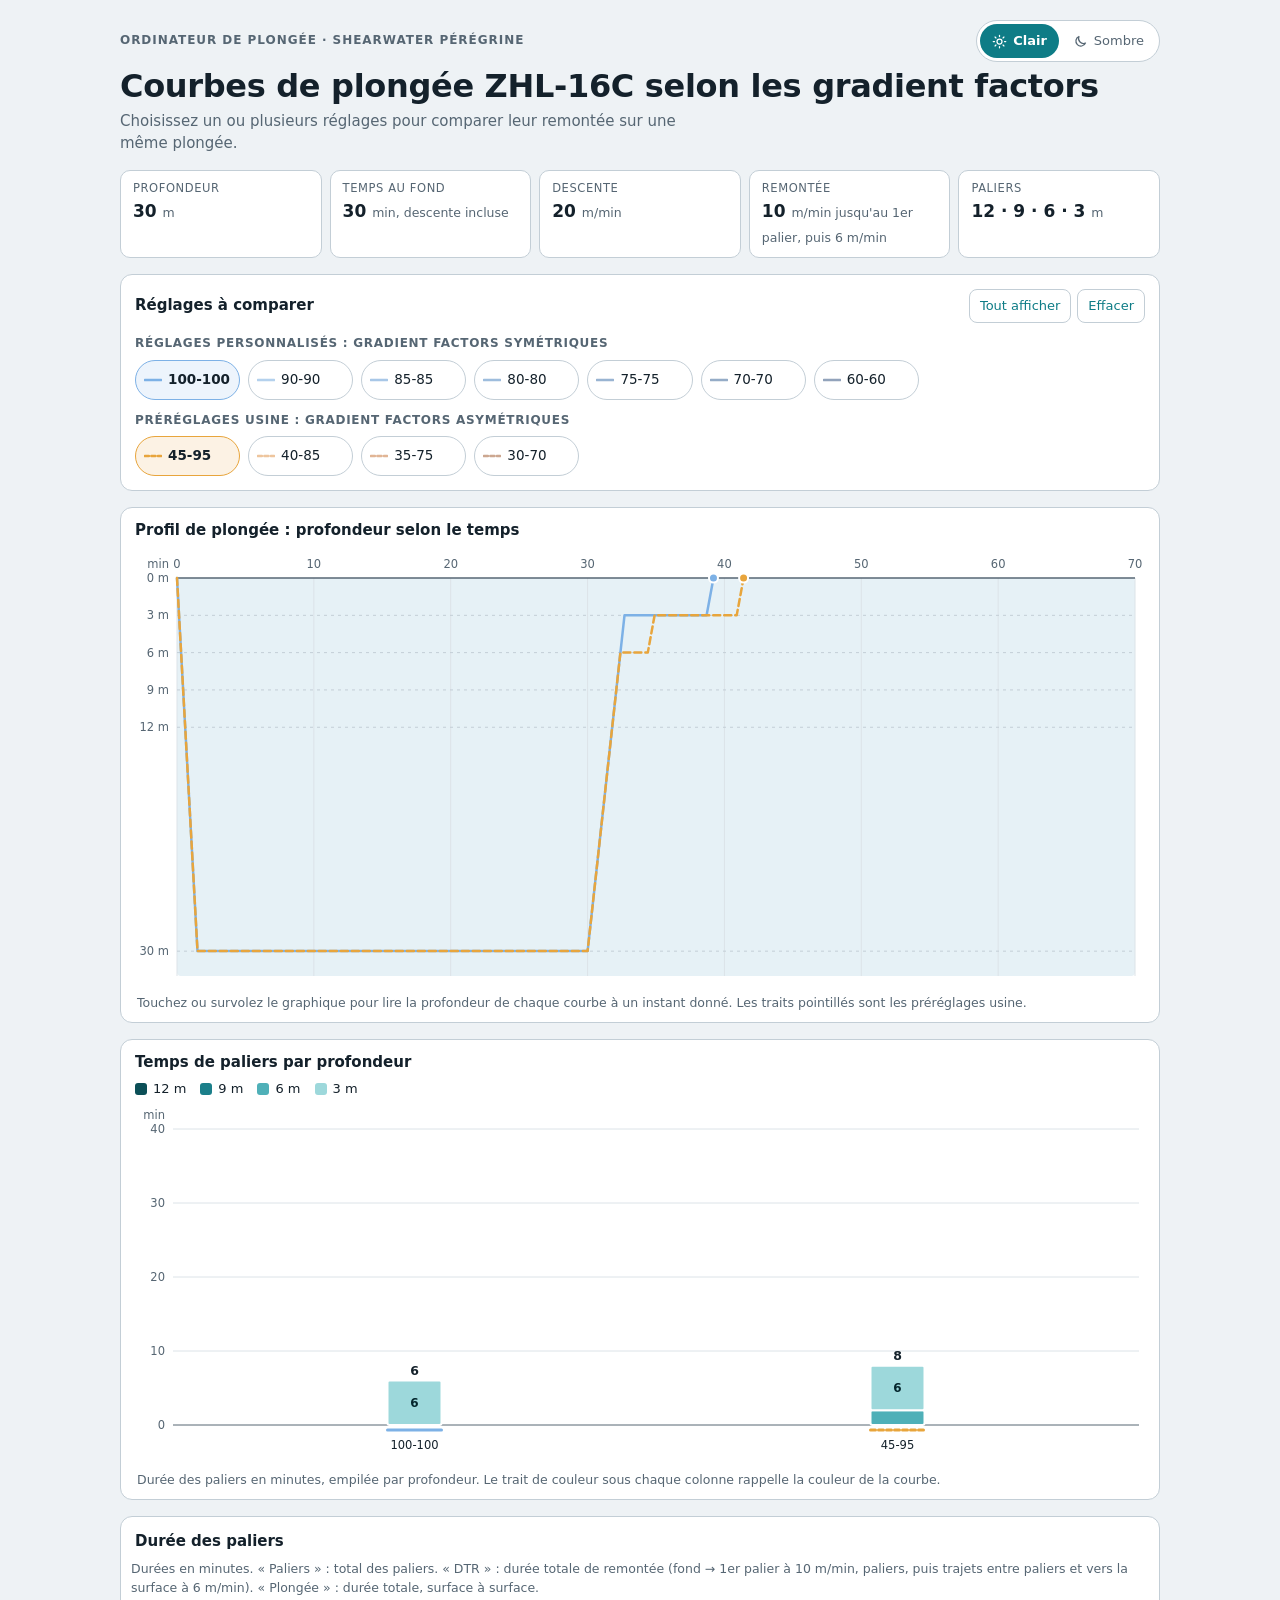
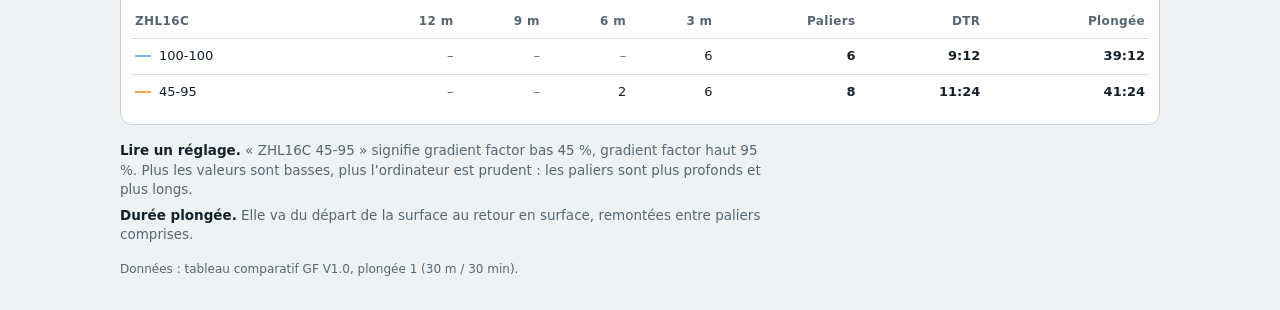
<file: gf-simulator/index.html>
<!doctype html>
<html lang="fr">
<head>
<meta charset="utf-8">
<meta name="viewport" content="width=device-width,initial-scale=1,viewport-fit=cover">
<meta http-equiv="Content-Security-Policy" content="default-src 'none'; style-src 'unsafe-inline'; script-src 'unsafe-inline'; img-src 'self' data:; manifest-src 'self'; worker-src 'self'; base-uri 'none'; form-action 'none'">
<meta name="referrer" content="no-referrer">
<title>Courbes de plongée GF</title>
<meta name="apple-mobile-web-app-capable" content="yes">
<meta name="mobile-web-app-capable" content="yes">
<meta name="apple-mobile-web-app-title" content="Courbes GF">
<meta name="apple-mobile-web-app-status-bar-style" content="default">
<meta name="application-name" content="Courbes GF">
<meta name="theme-color" content="#EEF2F5" media="(prefers-color-scheme: light)">
<meta name="theme-color" content="#0D1922" media="(prefers-color-scheme: dark)">
<link rel="apple-touch-icon" href="icons/apple-touch-icon.png">
<link rel="manifest" href="manifest.webmanifest">
<link rel="icon" type="image/svg+xml" href="[data-uri]">
<style>
[hidden]{display:none!important}
/* Concept : une carte-graphique plein écran (profondeur inversée, surface en haut), sélecteur de réglages en puces au-dessus, tableau des paliers dessous. Aucune ressource externe : fonctionne hors ligne. */
:root{
  --bg:#EEF2F5; --card:#FFFFFF; --ink:#14212B; --muted:#566673; --grid:#DCE3E8; --line:#C3CED6;
  --accent:#0E7C86; --water:#E6F1F6;
  --c0:#7DB1E6; --c1:#5A9BD8; --c2:#3F85CC; --c3:#2B6EB6; --c4:#1F5A9C; --c5:#174885; --c6:#0F3569;
  --c7:#E8A53C; --c8:#DA8128; --c9:#BD5C17; --c10:#8F3E0B;
  --h0:#0B4F57; --h1:#1B7F8A; --h2:#4FB0B8; --h3:#9DD8DB; --hl0:#FFFFFF; --hl1:#FFFFFF; --hl2:#04262D; --hl3:#04262D;
  color-scheme:light;
  --font:ui-sans-serif,system-ui,-apple-system,"Segoe UI",Roboto,"Helvetica Neue",Arial,sans-serif;
}
@media (prefers-color-scheme:dark){:root:not([data-theme="light"]){
  --bg:#0D1922; --card:#13232E; --ink:#E7EFF4; --muted:#93A6B3; --grid:#233845; --line:#3A5163;
  --accent:#4FC3CF; --water:#10222D;
  --c0:#5C86B3; --c1:#6D9BCB; --c2:#82B0DE; --c3:#98C2EC; --c4:#AFD2F5; --c5:#C6E0FB; --c6:#DDEEFF;
  --c7:#A4702C; --c8:#CC8934; --c9:#EBA64D; --c10:#F8C783; --h0:#19606A; --h1:#2A8C97; --h2:#55BAC3; --h3:#A5E3E8; --hl0:#FFFFFF; --hl1:#03232B; --hl2:#03232B; --hl3:#03232B; color-scheme:dark}}
:root[data-theme="dark"]{
  --bg:#0D1922; --card:#13232E; --ink:#E7EFF4; --muted:#93A6B3; --grid:#233845; --line:#3A5163;
  --accent:#4FC3CF; --water:#10222D;
  --c0:#5C86B3; --c1:#6D9BCB; --c2:#82B0DE; --c3:#98C2EC; --c4:#AFD2F5; --c5:#C6E0FB; --c6:#DDEEFF;
  --c7:#A4702C; --c8:#CC8934; --c9:#EBA64D; --c10:#F8C783; --h0:#19606A; --h1:#2A8C97; --h2:#55BAC3; --h3:#A5E3E8; --hl0:#FFFFFF; --hl1:#03232B; --hl2:#03232B; --hl3:#03232B; color-scheme:dark}

*{box-sizing:border-box}
body{margin:0;background:var(--bg);color:var(--ink);font-family:var(--font);font-size:15px;line-height:1.45;
  padding-block:20px 32px;padding-left:max(16px,env(safe-area-inset-left,0px));padding-right:max(16px,env(safe-area-inset-right,0px))}
.wrap{max-width:1040px;margin:0 auto;display:flex;flex-direction:column;gap:16px}
header{display:flex;flex-direction:column;gap:6px}
.eyebrow{font-size:12px;letter-spacing:.08em;text-transform:uppercase;color:var(--muted);font-weight:600}
h1{margin:0;font-size:clamp(22px,5.2vw,32px);line-height:1.15;letter-spacing:-.01em;text-wrap:balance}
.lead{margin:0;color:var(--muted);max-width:62ch}

.fixed{display:grid;grid-template-columns:repeat(auto-fit,minmax(140px,1fr));gap:8px;margin:0}
.fixed div{background:var(--card);border:1px solid var(--line);border-radius:10px;padding:9px 12px;min-width:0}
.fixed dt{font-size:11.5px;letter-spacing:.05em;text-transform:uppercase;color:var(--muted)}
.fixed dd{margin:2px 0 0;font-size:17px;font-weight:650;font-variant-numeric:tabular-nums}
.fixed dd small{font-size:12.5px;font-weight:500;color:var(--muted)}

.panel{background:var(--card);border:1px solid var(--line);border-radius:12px;padding:14px}
.pick{display:flex;flex-direction:column;gap:12px}
.pick-head{display:flex;justify-content:space-between;align-items:baseline;gap:12px;flex-wrap:wrap}
.pick-head h2,.panel h2{margin:0;font-size:15px}
.tools{display:flex;gap:6px}
.tool{font:inherit;font-size:13px;color:var(--accent);background:none;border:1px solid var(--line);border-radius:8px;padding:6px 10px;cursor:pointer;min-height:34px}
.group{display:flex;flex-direction:column;gap:7px}
.group h3{margin:0;font-size:12px;letter-spacing:.06em;text-transform:uppercase;color:var(--muted);font-weight:600}
.chips{display:grid;grid-template-columns:repeat(auto-fill,minmax(96px,1fr));gap:8px}
.chip{font:inherit;font-size:13.5px;white-space:nowrap;color:var(--ink);background:var(--card);border:1.5px solid var(--line);border-radius:999px;
  padding:7px 8px;min-height:40px;display:flex;align-items:center;gap:6px;cursor:pointer;font-variant-numeric:tabular-nums;transition:background .12s,border-color .12s}
.chip svg{width:18px;height:8px;flex:none}
.chip[aria-pressed="true"]{border-color:var(--cc);background:color-mix(in srgb,var(--cc) 14%,var(--card));font-weight:600}
.chip[aria-pressed="false"] svg{opacity:.45}
.chip:focus-visible,.tool:focus-visible{outline:2px solid var(--accent);outline-offset:2px}

.chartcard{padding:12px 8px 10px}
.chartcard h2{padding:0 6px 6px}
.chartwrap{position:relative;width:100%;touch-action:pan-y;user-select:none;-webkit-user-select:none}
.chartwrap svg{display:block}
#cursor{position:absolute;inset:0;pointer-events:none}
.tip{position:absolute;pointer-events:none;background:var(--card);border:1px solid var(--line);border-radius:10px;padding:8px 10px;font-size:13px;
  box-shadow:0 4px 18px rgba(0,0,0,.16);min-width:170px;max-width:240px;z-index:2}
.tip b{display:block;margin-bottom:4px;font-variant-numeric:tabular-nums}
.tip div{display:flex;align-items:center;gap:7px;justify-content:space-between;font-variant-numeric:tabular-nums}
.tip div span:first-child{display:flex;align-items:center;gap:7px;min-width:0}
.tip i{width:12px;height:3px;border-radius:2px;flex:none}
.empty{position:absolute;inset:0;display:flex;align-items:center;justify-content:center;color:var(--muted);text-align:center;padding:24px}
.hint{margin:6px 8px 0;font-size:12.5px;color:var(--muted)}
.t-axis{fill:var(--muted);font-size:11.5px}

.tablebox{overflow-x:auto;margin:0 -4px}
table{border-collapse:collapse;width:100%;font-size:13px;min-width:0;font-variant-numeric:tabular-nums}
caption{text-align:left;padding:0 0 8px;color:var(--muted);font-size:12.5px}
th,td{padding:8px 4px;text-align:right;border-bottom:1px solid var(--grid);white-space:nowrap}
th:first-child,td:first-child{text-align:left;position:sticky;left:0;background:var(--card)}
thead th{font-size:12px;color:var(--muted);font-weight:600;letter-spacing:.03em}
td.nm{display:flex;align-items:center;gap:8px;border-bottom:1px solid var(--grid)}
td.nm svg{width:16px;height:8px;flex:none}
td.zero{color:var(--muted)}
td.tot{font-weight:650}
tbody tr:last-child td{border-bottom:0}
.note{font-size:13.5px;color:var(--muted);display:grid;gap:6px;max-width:75ch}
.note p{margin:0}
.note b{color:var(--ink)}
footer{font-size:12px;color:var(--muted)}
.top{display:flex;justify-content:space-between;align-items:center;gap:12px;flex-wrap:wrap}
.seg{display:inline-flex;border:1px solid var(--line);border-radius:999px;padding:3px;background:var(--card);gap:2px}
.seg button{font:inherit;font-size:13px;color:var(--muted);background:none;border:0;border-radius:999px;padding:6px 12px;min-height:34px;cursor:pointer;display:inline-flex;align-items:center;gap:6px}
.seg button svg{width:15px;height:15px;flex:none}
.seg button[aria-pressed="true"]{background:var(--accent);color:var(--card);font-weight:600}
.seg button:focus-visible{outline:2px solid var(--accent);outline-offset:2px}
.hleg{display:flex;flex-wrap:wrap;gap:6px 14px;padding:0 6px 6px;font-size:13px;color:var(--ink)}
.hleg span{display:inline-flex;align-items:center;gap:6px}
.hleg i{width:12px;height:12px;border-radius:3px;flex:none}
@media (max-width:520px){.fixed div:last-child{grid-column:1/-1}}
.top-r{display:flex;align-items:center;gap:8px;flex-wrap:wrap}
.install{font:inherit;font-size:13px;color:var(--card);background:var(--accent);border:0;border-radius:999px;padding:6px 14px;min-height:34px;cursor:pointer;display:inline-flex;align-items:center;gap:6px;font-weight:600}
.install svg{width:15px;height:15px;flex:none}
.install:focus-visible{outline:2px solid var(--accent);outline-offset:2px}
.hint-install{margin:0;padding:10px 12px;border:1px solid var(--line);border-radius:10px;background:var(--card);font-size:13.5px;color:var(--ink);max-width:62ch}
@media (prefers-reduced-motion:reduce){.chip{transition:none}}
</style>

<div class="wrap">
  <header>
    <div class="top">
      <div class="eyebrow">Ordinateur de plongée · Shearwater Pérégrine</div>
      <div class="top-r">
      <button type="button" class="install" id="install" hidden><svg viewBox="0 0 24 24" fill="none" stroke="currentColor" stroke-width="2" stroke-linecap="round" stroke-linejoin="round" aria-hidden="true"><path d="M12 3v12M7 10l5 5 5-5M5 21h14"/></svg>Installer l’application</button>
      <div class="seg" role="group" aria-label="Thème de la page">
        <button type="button" id="th-light" aria-pressed="false"><svg viewBox="0 0 24 24" fill="none" stroke="currentColor" stroke-width="2" stroke-linecap="round" aria-hidden="true"><circle cx="12" cy="12" r="4"/><path d="M12 2v2M12 20v2M2 12h2M20 12h2M4.9 4.9l1.4 1.4M17.7 17.7l1.4 1.4M4.9 19.1l1.4-1.4M17.7 6.3l1.4-1.4"/></svg>Clair</button>
        <button type="button" id="th-dark" aria-pressed="false"><svg viewBox="0 0 24 24" fill="none" stroke="currentColor" stroke-width="2" stroke-linecap="round" stroke-linejoin="round" aria-hidden="true"><path d="M20 14.5A8 8 0 0 1 9.5 4a8 8 0 1 0 10.5 10.5z"/></svg>Sombre</button>
      </div>
      </div>
    </div>
    <h1>Courbes de plongée ZHL-16C selon les gradient factors</h1>
    <p class="lead">Choisissez un ou plusieurs réglages pour comparer leur remontée sur une même plongée.</p>
    <p class="hint-install" id="ios-hint" hidden>Pour installer l’application sur iPhone ou iPad : touchez le bouton <b>Partager</b> de Safari (carré avec une flèche vers le haut), puis <b>Sur l’écran d’accueil</b>.</p>
  </header>

  <dl class="fixed" aria-label="Paramètres de la plongée, non modifiables">
    <div><dt>Profondeur</dt><dd>30 <small>m</small></dd></div>
    <div><dt>Temps au fond</dt><dd>30 <small>min, descente incluse</small></dd></div>
    <div><dt>Descente</dt><dd>20 <small>m/min</small></dd></div>
    <div><dt>Remontée</dt><dd>10 <small>m/min jusqu'au 1er palier, puis 6 m/min</small></dd></div>
    <div><dt>Paliers</dt><dd>12 · 9 · 6 · 3 <small>m</small></dd></div>
  </dl>

  <section class="panel pick" aria-labelledby="pick-t">
    <div class="pick-head">
      <h2 id="pick-t">Réglages à comparer</h2>
      <div class="tools">
        <button class="tool" id="all" type="button">Tout afficher</button>
        <button class="tool" id="none" type="button">Effacer</button>
      </div>
    </div>
    <div class="group"><h3>Réglages personnalisés : gradient factors symétriques</h3><div class="chips" id="g-perso"></div></div>
    <div class="group"><h3>Préréglages usine : gradient factors asymétriques</h3><div class="chips" id="g-usine"></div></div>
  </section>

  <section class="panel chartcard" aria-labelledby="chart-t">
    <h2 id="chart-t">Profil de plongée : profondeur selon le temps</h2>
    <div class="chartwrap" id="chart">
      <div id="plot"></div>
      <svg id="cursor" aria-hidden="true"></svg>
      <div class="tip" id="tip" hidden></div>
    </div>
    <p class="hint">Touchez ou survolez le graphique pour lire la profondeur de chaque courbe à un instant donné. Les traits pointillés sont les préréglages usine.</p>
  </section>

  <section class="panel chartcard" aria-labelledby="hist-t">
    <h2 id="hist-t">Temps de paliers par profondeur</h2>
    <div class="hleg" aria-label="Légende des profondeurs de palier">
      <span><i style="background:var(--h0)"></i>12 m</span><span><i style="background:var(--h1)"></i>9 m</span><span><i style="background:var(--h2)"></i>6 m</span><span><i style="background:var(--h3)"></i>3 m</span>
    </div>
    <div class="chartwrap" id="hist"><div id="hplot"></div><div class="tip" id="htip" hidden></div></div>
    <p class="hint">Durée des paliers en minutes, empilée par profondeur. Le trait de couleur sous chaque colonne rappelle la couleur de la courbe.</p>
  </section>

  <section class="panel" aria-labelledby="tab-t">
    <h2 id="tab-t" style="margin-bottom:8px">Durée des paliers</h2>
    <div class="tablebox">
      <table>
        <caption>Durées en minutes. « Paliers » : total des paliers. « DTR » : durée totale de remontée (fond → 1er palier à 10 m/min, paliers, puis trajets entre paliers et vers la surface à 6 m/min). « Plongée » : durée totale, surface à surface.</caption>
        <thead><tr><th scope="col">ZHL16C</th><th scope="col">12 m</th><th scope="col">9 m</th><th scope="col">6 m</th><th scope="col">3 m</th><th scope="col">Paliers</th><th scope="col">DTR</th><th scope="col">Plongée</th></tr></thead>
        <tbody id="rows"></tbody>
      </table>
    </div>
  </section>

  <section class="note">
    <p><b>Lire un réglage.</b> « ZHL16C 45-95 » signifie gradient factor bas 45 %, gradient factor haut 95 %. Plus les valeurs sont basses, plus l’ordinateur est prudent : les paliers sont plus profonds et plus longs.</p>
    <p><b>Durée plongée.</b> Elle va du départ de la surface au retour en surface, remontées entre paliers comprises.</p>
  </section>
  <footer>Données : tableau comparatif GF V1.0, plongée 1 (30 m / 30 min).</footer>
</div>

<script>
(function(){
  var FIX={depth:30,bottom:30,desc:20,asc:10,asc2:6}; /* asc : fond -> 1er palier ; asc2 : entre paliers et vers la surface */
  var STOPS=[12,9,6,3];
  var C=[
    {n:'ZHL16C 100-100',g:'perso',s:[0,0,0,6]},
    {n:'ZHL16C 90-90',g:'perso',s:[0,0,1,10]},
    {n:'ZHL16C 85-85',g:'perso',s:[0,0,2,11]},
    {n:'ZHL16C 80-80',g:'perso',s:[0,0,3,13]},
    {n:'ZHL16C 75-75',g:'perso',s:[0,0,4,15]},
    {n:'ZHL16C 70-70',g:'perso',s:[0,0,6,18]},
    {n:'ZHL16C 60-60',g:'perso',s:[0,2,8,24]},
    {n:'ZHL16C 45-95',g:'usine',s:[0,0,2,6]},
    {n:'ZHL16C 40-85',g:'usine',s:[0,2,4,9]},
    {n:'ZHL16C 35-75',g:'usine',s:[1,3,6,14]},
    {n:'ZHL16C 30-70',g:'usine',s:[2,4,7,17]}
  ];
  C.forEach(function(c,i){
    c.i=i; c.dash=c.g==='usine'?'7 4':'';
    var t=FIX.depth/FIX.desc, d=FIX.depth;
    var p=[[0,0],[t,d]];
    t=FIX.bottom; p.push([t,d]);
    STOPS.forEach(function(sd,k){
      if(c.s[k]>0){ t+=(d-sd)/(d===FIX.depth?FIX.asc:FIX.asc2); d=sd; p.push([t,d]); t+=c.s[k]; p.push([t,d]); }
    });
    t+=d/(d===FIX.depth?FIX.asc:FIX.asc2); p.push([t,0]);
    c.pts=p; c.total=t; c.stopSum=c.s.reduce(function(a,b){return a+b},0);
    /* DTR : fond -> 1er palier à 10 m/min, paliers, puis trajets entre paliers et vers la surface à 6 m/min */
    var k1=c.s.findIndex(function(v){return v>0}), d1=k1>=0?STOPS[k1]:0;
    c.dtr=(FIX.depth-d1)/FIX.asc + c.stopSum + d1/FIX.asc2;
  });
  var XMAX=Math.ceil(Math.max.apply(null,C.map(function(c){return c.total}))/10)*10;
  var YMAX=32;

  var sel=[0,7];
  try{var sv=JSON.parse(localStorage.getItem('gf-sel'));if(Array.isArray(sv)&&sv.every(function(i){return C[i]}))sel=sv;}catch(e){}
  function save(){try{localStorage.setItem('gf-sel',JSON.stringify(sel))}catch(e){}}

  var $=function(id){return document.getElementById(id)};
  var fmt=function(n){return (Math.round(n*10)/10).toLocaleString('fr-FR')};
  var fmtMS=function(n){var s=Math.round(n*60),m=Math.floor(s/60),r=s%60;return m+':'+(r<10?'0':'')+r};
  function swatch(c){
    return '<svg viewBox="0 0 22 8" aria-hidden="true"><line x1="1" y1="4" x2="21" y2="4" stroke-width="3" stroke-linecap="round" style="stroke:var(--c'+c.i+')"'+(c.dash?' stroke-dasharray="5 3"':'')+'/></svg>';
  }

  /* puces */
  function buildChips(){
    ['perso','usine'].forEach(function(g){
      var box=$('g-'+g); box.innerHTML='';
      C.filter(function(c){return c.g===g}).forEach(function(c){
        var b=document.createElement('button');
        b.type='button'; b.className='chip'; b.id='chip'+c.i;
        b.style.setProperty('--cc','var(--c'+c.i+')');
        b.innerHTML=swatch(c)+'<span>'+c.n.replace('ZHL16C ','')+'</span>';
        b.addEventListener('click',function(){
          var k=sel.indexOf(c.i); if(k>=0)sel.splice(k,1); else sel.push(c.i);
          sel.sort(function(a,b){return a-b}); update();
        });
        box.appendChild(b);
      });
    });
  }
  function syncChips(){
    C.forEach(function(c){$('chip'+c.i).setAttribute('aria-pressed',sel.indexOf(c.i)>=0?'true':'false')});
  }

  /* graphique */
  var chart=$('chart'), plot=$('plot'), cur=$('cursor'), tip=$('tip');
  var geo={};
  function draw(){
    var w=Math.max(280,chart.clientWidth), h=w<560?340:440;
    var m={t:30,r:16,b:12,l:48};
    var iw=w-m.l-m.r, ih=h-m.t-m.b;
    var X=function(t){return m.l+t/XMAX*iw}, Y=function(d){return m.t+d/YMAX*ih};
    geo={w:w,h:h,m:m,iw:iw,ih:ih,X:X,Y:Y};
    var s='<svg width="'+w+'" height="'+h+'" viewBox="0 0 '+w+' '+h+'" role="img" aria-label="Profils de plongée : '+
      (sel.length?sel.map(function(i){return C[i].n}).join(', '):'aucun réglage sélectionné')+'. Les valeurs sont dans le tableau ci-dessous.">';
    s+='<rect x="'+m.l+'" y="'+m.t+'" width="'+iw+'" height="'+ih+'" rx="4" style="fill:var(--water)"/>';
    for(var t=0;t<=XMAX;t+=10){
      s+='<line x1="'+X(t)+'" x2="'+X(t)+'" y1="'+m.t+'" y2="'+(m.t+ih)+'" style="stroke:var(--grid)" stroke-width="1"/>';
      s+='<text class="t-axis" x="'+X(t)+'" y="'+(m.t-10)+'" text-anchor="middle" style="fill:var(--muted)">'+t+'</text>';
    }
    s+='<text class="t-axis" x="'+(m.l-8)+'" y="'+(m.t-10)+'" text-anchor="end" style="fill:var(--muted)">min</text>';
    [3,6,9,12,30].forEach(function(d){
      s+='<line x1="'+m.l+'" x2="'+(m.l+iw)+'" y1="'+Y(d)+'" y2="'+Y(d)+'" style="stroke:var(--line)" stroke-width="1" stroke-dasharray="3 4"/>';
    });
    [0,3,6,9,12,30].forEach(function(d){
      s+='<text class="t-axis" x="'+(m.l-8)+'" y="'+(Y(d)+4)+'" text-anchor="end" style="fill:var(--muted)">'+d+' m</text>';
    });
    s+='<line x1="'+m.l+'" x2="'+(m.l+iw)+'" y1="'+Y(0)+'" y2="'+Y(0)+'" style="stroke:var(--muted)" stroke-width="1.5"/>';
    sel.forEach(function(i){
      var c=C[i];
      var d=c.pts.map(function(p,k){return (k?'L':'M')+X(p[0]).toFixed(1)+' '+Y(p[1]).toFixed(1)}).join('');
      s+='<path d="'+d+'" fill="none" stroke-width="2.5" stroke-linejoin="round" stroke-linecap="round" style="stroke:var(--c'+i+')"'+(c.dash?' stroke-dasharray="'+c.dash+'"':'')+'/>';
    });
    sel.forEach(function(i){
      var e=C[i].pts[C[i].pts.length-1];
      s+='<circle cx="'+X(e[0])+'" cy="'+Y(0)+'" r="4.5" stroke-width="2" style="fill:var(--c'+i+');stroke:var(--card)"/>';
    });
    s+='</svg>';
    plot.innerHTML=s;
    var old=chart.querySelector('.empty'); if(old)old.remove();
    if(!sel.length){
      var e=document.createElement('div'); e.className='empty';
      e.textContent='Sélectionnez au moins un réglage pour afficher sa courbe.'; chart.appendChild(e);
    }
    cur.setAttribute('width',w); cur.setAttribute('height',h); cur.innerHTML='';
    tip.hidden=true;
  }

  function depthAt(c,t){
    var p=c.pts;
    if(t>=p[p.length-1][0])return {d:0,end:true};
    for(var k=1;k<p.length;k++){
      if(t<=p[k][0]){
        var a=p[k-1],b=p[k],f=(t-a[0])/(b[0]-a[0]||1);
        return {d:a[1]+(b[1]-a[1])*f, flat:a[1]===b[1]&&a[1]<FIX.depth&&a[1]>0, bottom:a[1]===b[1]&&a[1]===FIX.depth};
      }
    }
    return {d:0};
  }
  function showAt(clientX){
    if(!sel.length)return;
    var r=chart.getBoundingClientRect(), x=clientX-r.left, g=geo;
    x=Math.max(g.m.l,Math.min(g.m.l+g.iw,x));
    var t=(x-g.m.l)/g.iw*XMAX;
    var cs='<line x1="'+x+'" x2="'+x+'" y1="'+g.m.t+'" y2="'+(g.m.t+g.ih)+'" style="stroke:var(--ink)" stroke-width="1" opacity=".55"/>';
    var rows='';
    sel.forEach(function(i){
      var c=C[i], q=depthAt(c,t);
      cs+='<circle cx="'+x+'" cy="'+g.Y(q.d)+'" r="4.5" stroke-width="2" style="fill:var(--c'+i+');stroke:var(--card)"/>';
      var label=q.end?'en surface':fmt(q.d)+' m'+(q.flat?' · palier':'');
      rows+='<div><span><i style="background:var(--c'+i+')"></i>'+c.n.replace('ZHL16C ','')+'</span><span>'+label+'</span></div>';
    });
    cur.innerHTML=cs;
    tip.innerHTML='<b>'+fmt(t)+' min</b>'+rows;
    tip.hidden=false;
    var tw=tip.offsetWidth, left=x>g.w/2?x-tw-12:x+12;
    tip.style.left=Math.max(4,Math.min(g.w-tw-4,left))+'px';
    tip.style.top=(g.m.t+8)+'px';
  }
  chart.addEventListener('pointermove',function(e){showAt(e.clientX)});
  chart.addEventListener('pointerdown',function(e){showAt(e.clientX)});
  chart.addEventListener('pointerleave',function(e){if(e.pointerType==='mouse'){tip.hidden=true;cur.innerHTML=''}});

  /* tableau */
  function rowsHtml(){
    if(!sel.length)return '<tr><td colspan="8" class="zero">Aucun réglage sélectionné.</td></tr>';
    return sel.map(function(i){
      var c=C[i];
      var cells=c.s.map(function(v){return v?'<td>'+v+'</td>':'<td class="zero">–</td>'}).join('');
      return '<tr><td class="nm">'+swatch(c).replace('<svg','<svg')+'<span>'+c.n.replace('ZHL16C ','')+'</span></td>'+cells+
        '<td class="tot">'+c.stopSum+'</td><td class="tot">'+fmtMS(c.dtr)+'</td><td class="tot">'+fmtMS(c.total)+'</td></tr>';
    }).join('');
  }

  /* histogramme empilé */
  var hist=$('hist'), hplot=$('hplot'), htip=$('htip'), hgeo={};
  var HMAX=Math.ceil(Math.max.apply(null,C.map(function(c){return c.stopSum}))/10)*10;
  function drawHist(){
    var w=Math.max(280,hist.clientWidth), h=w<560?320:360, n=sel.length;
    var band=n?(w-44-12)/n:0, rot=band<64;
    var m={t:24,r:12,b:rot?62:40,l:44};
    var iw=w-m.l-m.r, ih=h-m.t-m.b;
    var Y=function(v){return m.t+ih-v/HMAX*ih};
    var bw=n?Math.min(54,iw/n*0.62):0;
    hgeo={w:w,m:m,iw:iw,n:n};
    var s='<svg width="'+w+'" height="'+h+'" viewBox="0 0 '+w+' '+h+'" role="img" aria-label="Histogramme empilé des durées de paliers par réglage. Les valeurs sont dans le tableau ci-dessous.">';
    for(var v=0;v<=HMAX;v+=10){
      s+='<line x1="'+m.l+'" x2="'+(m.l+iw)+'" y1="'+Y(v)+'" y2="'+Y(v)+'" style="stroke:'+(v?'var(--grid)':'var(--muted)')+'" stroke-width="1"/>';
      s+='<text class="t-axis" x="'+(m.l-8)+'" y="'+(Y(v)+4)+'" text-anchor="end" style="fill:var(--muted)">'+v+'</text>';
    }
    s+='<text class="t-axis" x="'+(m.l-8)+'" y="'+(m.t-10)+'" text-anchor="end" style="fill:var(--muted)">min</text>';
    sel.forEach(function(i,k){
      var c=C[i], cx=m.l+iw/n*(k+0.5), x0=cx-bw/2, acc=0;
      [0,1,2,3].forEach(function(j){
        var v=c.s[j]; if(!v)return;
        var y1=Y(acc+v), y0=Y(acc), hh=y0-y1;
        s+='<rect x="'+x0+'" y="'+y1+'" width="'+bw+'" height="'+hh+'" rx="2" stroke-width="2" style="fill:var(--h'+j+');stroke:var(--card)"/>';
        if(hh>=16)s+='<text x="'+cx+'" y="'+(y1+hh/2+4)+'" text-anchor="middle" font-size="12" font-weight="600" style="fill:var(--hl'+j+')">'+v+'</text>';
        acc+=v;
      });
      s+='<text x="'+cx+'" y="'+(Y(acc)-6)+'" text-anchor="middle" font-size="12.5" font-weight="700" style="fill:var(--ink)">'+acc+'</text>';
      s+='<line x1="'+(cx-bw/2)+'" x2="'+(cx+bw/2)+'" y1="'+(m.t+ih+5)+'" y2="'+(m.t+ih+5)+'" stroke-width="3" stroke-linecap="round" style="stroke:var(--c'+i+')"'+(c.dash?' stroke-dasharray="5 3"':'')+'/>';
      var lab=c.n.replace('ZHL16C ','');
      if(rot)s+='<text class="t-axis" transform="translate('+(cx+4)+','+(m.t+ih+20)+') rotate(-40)" text-anchor="end" style="fill:var(--ink)">'+lab+'</text>';
      else s+='<text class="t-axis" x="'+cx+'" y="'+(m.t+ih+24)+'" text-anchor="middle" style="fill:var(--ink)">'+lab+'</text>';
    });
    s+='</svg>';
    hplot.innerHTML=s;
    var old=hist.querySelector('.empty'); if(old)old.remove();
    if(!n){var e=document.createElement('div');e.className='empty';e.textContent='Sélectionnez au moins un réglage pour afficher ses paliers.';hist.appendChild(e);}
    htip.hidden=true;
  }
  function hshow(clientX){
    if(!hgeo.n)return;
    var r=hist.getBoundingClientRect(), x=clientX-r.left, g=hgeo;
    if(x<g.m.l||x>g.m.l+g.iw){htip.hidden=true;return}
    var k=Math.min(g.n-1,Math.floor((x-g.m.l)/g.iw*g.n)), c=C[sel[k]];
    var rows=[12,9,6,3].map(function(d,j){return c.s[j]?'<div><span><i style="background:var(--h'+j+')"></i>'+d+' m</span><span>'+c.s[j]+' min</span></div>':''}).join('');
    htip.innerHTML='<b>'+c.n+'</b>'+rows+'<div><span>Total paliers</span><span><b style="display:inline;margin:0">'+c.stopSum+' min</b></span></div>';
    htip.hidden=false;
    var cx=g.m.l+g.iw/g.n*(k+0.5), tw=htip.offsetWidth, left=cx>g.w/2?cx-tw-30:cx+30;
    htip.style.left=Math.max(4,Math.min(g.w-tw-4,left))+'px'; htip.style.top='24px';
  }
  hist.addEventListener('pointermove',function(e){hshow(e.clientX)});
  hist.addEventListener('pointerdown',function(e){hshow(e.clientX)});
  hist.addEventListener('pointerleave',function(e){if(e.pointerType==='mouse')htip.hidden=true});

  /* thème */
  var root=document.documentElement, mq=window.matchMedia?window.matchMedia('(prefers-color-scheme: dark)'):null;
  function effTheme(){var a=root.getAttribute('data-theme');return a==='dark'||a==='light'?a:(mq&&mq.matches?'dark':'light')}
  function syncTheme(){var t=effTheme();$('th-light').setAttribute('aria-pressed',t==='light');$('th-dark').setAttribute('aria-pressed',t==='dark');}
  function setTheme(t){root.setAttribute('data-theme',t);try{localStorage.setItem('gf-theme',t)}catch(e){}syncTheme();}
  try{var st=localStorage.getItem('gf-theme');if(st==='dark'||st==='light')root.setAttribute('data-theme',st);}catch(e){}
  $('th-light').addEventListener('click',function(){setTheme('light')});
  $('th-dark').addEventListener('click',function(){setTheme('dark')});
  if(mq&&mq.addEventListener)mq.addEventListener('change',syncTheme);
  syncTheme();

  function update(){syncChips();draw();drawHist();$('rows').innerHTML=rowsHtml();save();}
  $('all').addEventListener('click',function(){sel=C.map(function(c){return c.i});update()});
  $('none').addEventListener('click',function(){sel=[];update()});
  buildChips(); update();
  var rt; var last=chart.clientWidth;
  function onResize(){ if(chart.clientWidth!==last){last=chart.clientWidth;draw();drawHist();} }
  if(window.ResizeObserver)new ResizeObserver(onResize).observe(chart); else window.addEventListener('resize',onResize);

  /* installation comme application (PWA) */
  var inst=$('install'), iosHint=$('ios-hint'), deferred=null;
  var standalone=(window.matchMedia&&window.matchMedia('(display-mode: standalone)').matches)||window.navigator.standalone===true;
  var isIOS=/iPad|iPhone|iPod/.test(navigator.userAgent)||(navigator.platform==='MacIntel'&&navigator.maxTouchPoints>1);
  if('serviceWorker' in navigator&&/^https?:$/.test(location.protocol)){
    window.addEventListener('load',function(){navigator.serviceWorker.register('sw.js').catch(function(){})});
  }
  if(!standalone){
    window.addEventListener('beforeinstallprompt',function(e){e.preventDefault();deferred=e;inst.hidden=false});
    window.addEventListener('appinstalled',function(){deferred=null;inst.hidden=true;iosHint.hidden=true});
    if(isIOS&&/^https?:$/.test(location.protocol)){inst.hidden=false}
    inst.addEventListener('click',function(){
      if(deferred){deferred.prompt();deferred.userChoice.then(function(){deferred=null;inst.hidden=true})}
      else{iosHint.hidden=!iosHint.hidden}
    });
  }
})();
</script>

</html>
</file>
